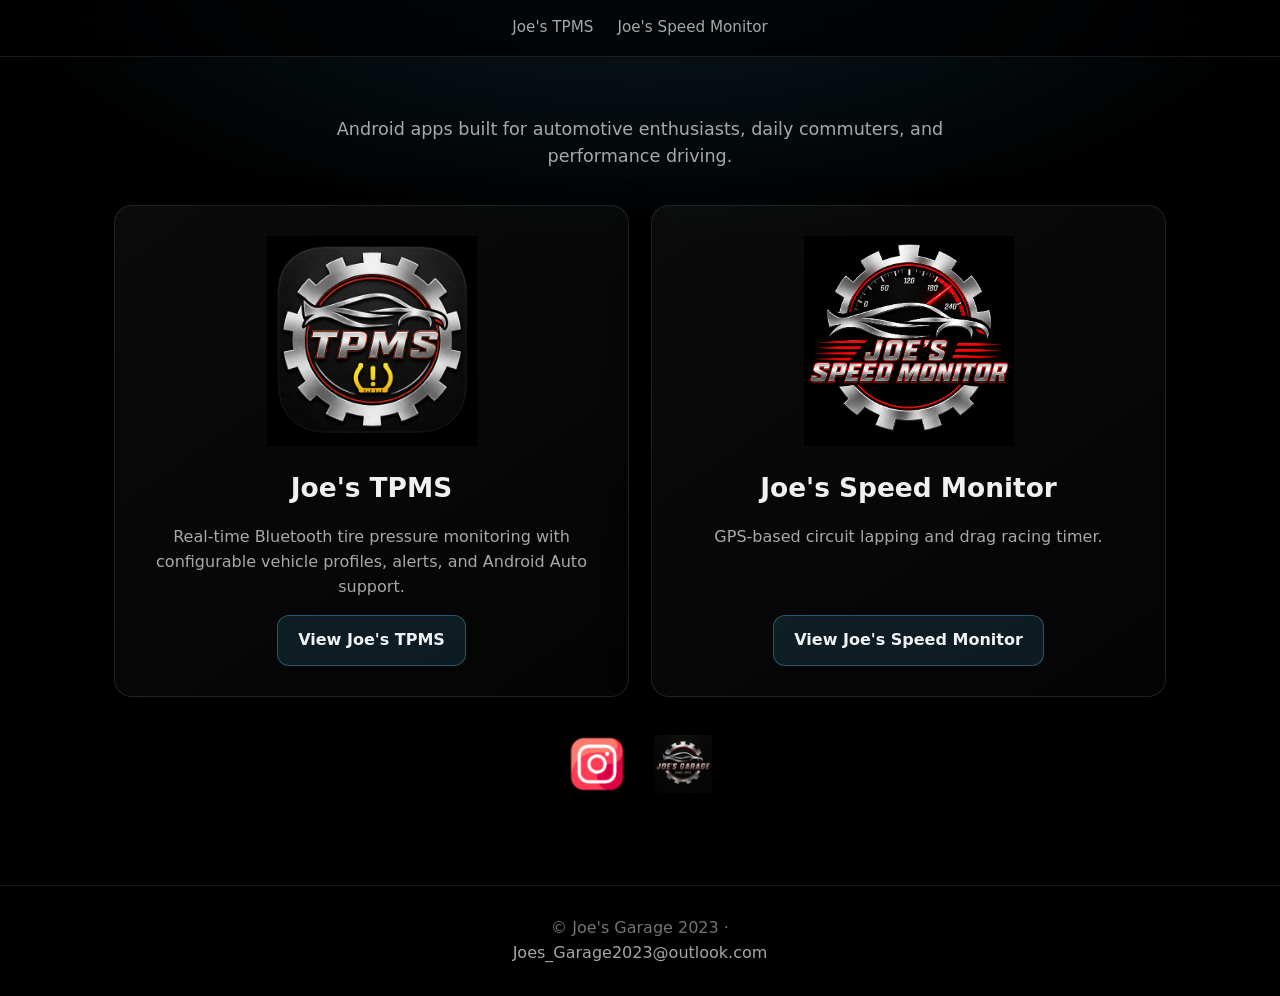
<file: index.html>
<!DOCTYPE html>
<html lang="en">

<head>
    <meta charset="UTF-8">

    <meta
        name="viewport"
        content="width=device-width, initial-scale=1.0"
    >

    <title>Joe's Garage Apps</title>

    <meta
        name="description"
        content="Official website for Joe's Garage 2023 Android apps."
    >

    <link rel="stylesheet" href="/style.css">
</head>

<body>


<header class="site-header">

    <div class="header-inner">

        <nav class="nav-links">

            <a href="/tpms/">
                Joe's TPMS
            </a>

            <a href="/speed-monitor/">
                Joe's Speed Monitor
            </a>

        </nav>

    </div>

</header>


<main class="container">


    <!-- INTRO -->

    <section class="hero">

        <p>
            Android apps built for automotive enthusiasts,
            daily commuters, and performance driving.
        </p>

    </section>


    <!-- APPS -->

    <section class="app-grid">


        <!-- JOE'S TPMS -->

        <article class="app-card">

            <img
                src="/TPMS.png"
                alt="Joe's TPMS"
                class="app-logo"
            >

            <h2>
                Joe's TPMS
            </h2>

            <p>
                Real-time Bluetooth tire pressure monitoring
                with configurable vehicle profiles, alerts,
                and Android Auto support.
            </p>

            <a
                href="/tpms/"
                class="btn"
            >
                View Joe's TPMS
            </a>

        </article>


        <!-- JOE'S SPEED MONITOR -->

        <article class="app-card">

            <img
                src="/speedmonitor.png"
                alt="Joe's Speed Monitor"
                class="app-logo"
            >

            <h2>
                Joe's Speed Monitor
            </h2>

            <p>
                GPS-based circuit lapping and drag racing timer.
            </p>

            <a
                href="/speed-monitor/"
                class="btn"
            >
                View Joe's Speed Monitor
            </a>

        </article>


    </section>



    <!-- SOCIAL / APP LINKS -->

<section class="social">

    <!-- INSTAGRAM -->

    <a
        href="https://www.instagram.com/joes_garage2023"
        target="_blank"
        rel="noopener noreferrer"
        aria-label="Joe's Garage on Instagram"
    >
        <img
            src="/instagram.png"
            alt="Instagram"
        >
    </a>


    <!-- GOOGLE PLAY -->

    <a
        href="https://play.google.com/store/apps/dev?id=6272658135856942278&hl=en_CA"
        target="_blank"
        rel="noopener noreferrer"
        aria-label="Joe's Garage apps on Google Play"
    >
        <img
            src="/main.png"
            alt="Google Play"
        >
    </a>

</section>


</main>


<!-- FOOTER -->

<footer>

    © Joe's Garage 2023 ·

    <br>

    <a href="mailto:Joes_Garage2023@outlook.com">
        Joes_Garage2023@outlook.com
    </a>

</footer>


</body>

</html>
</file>
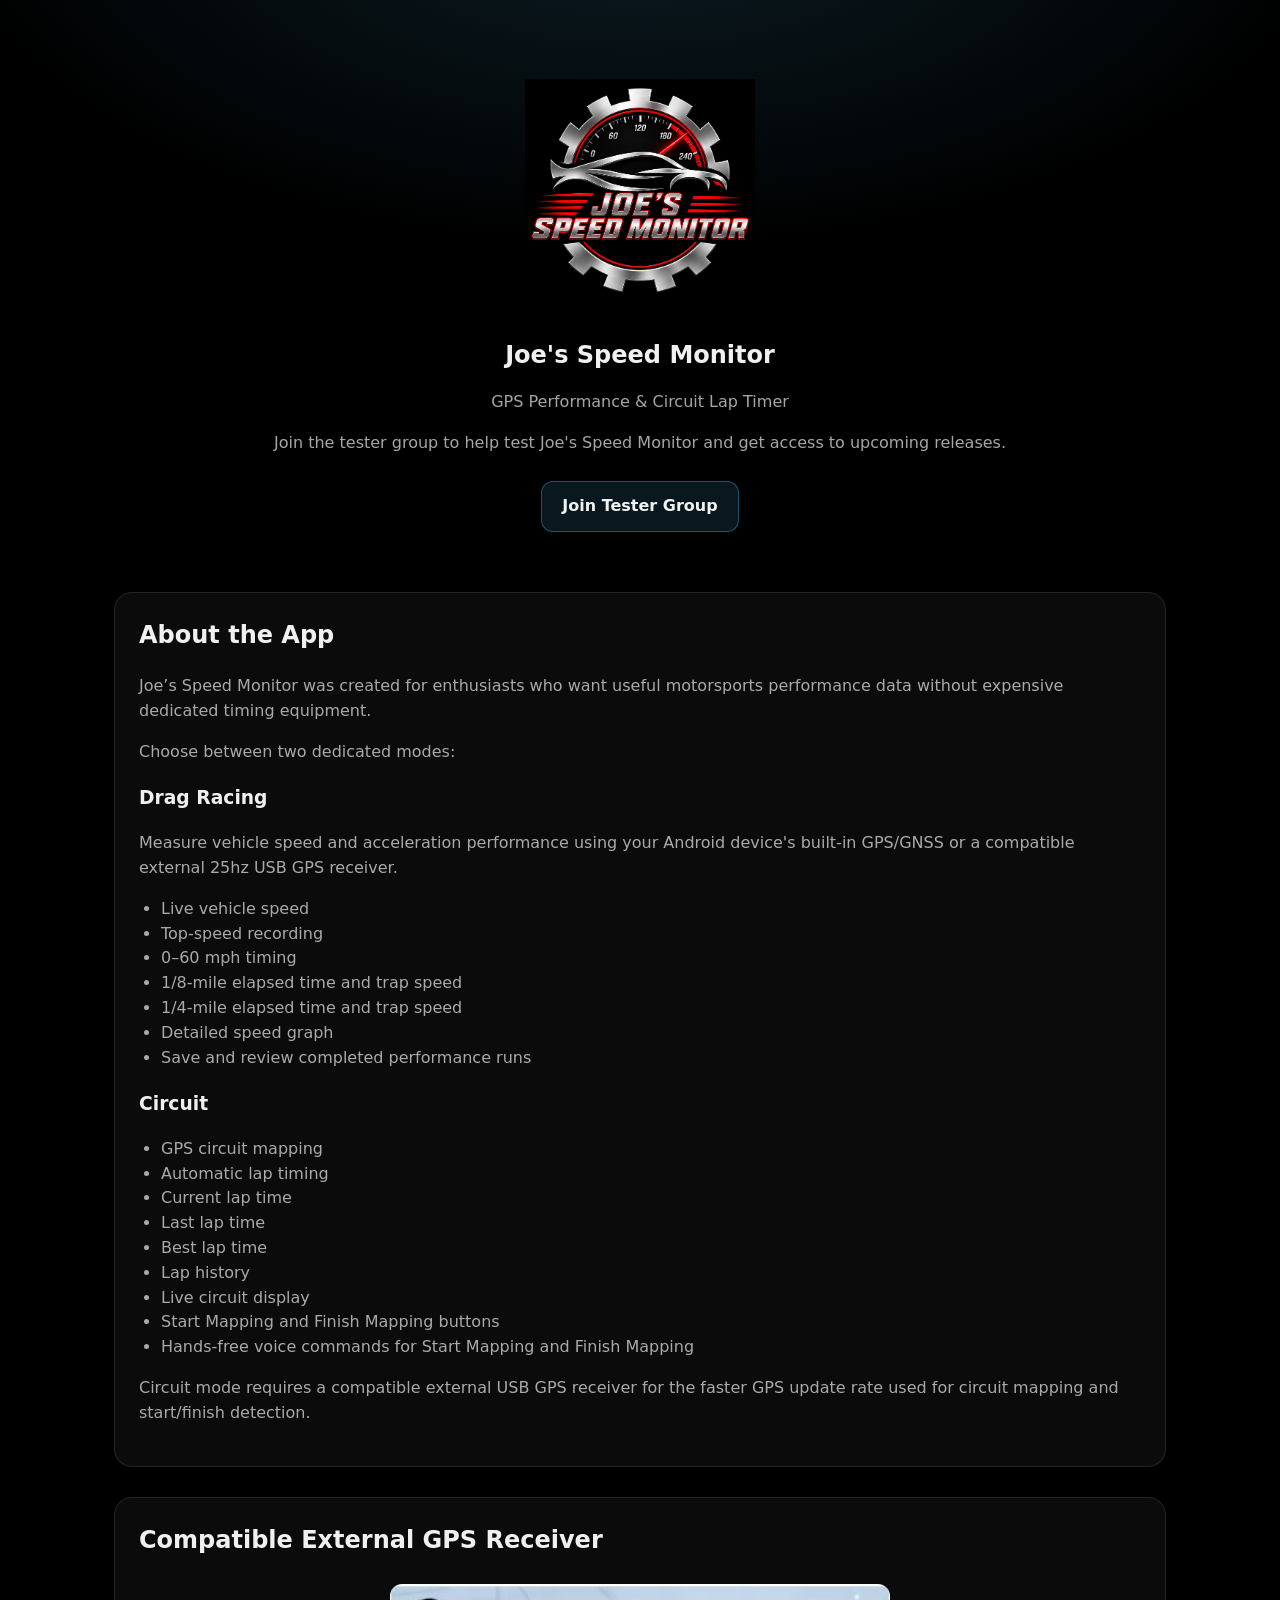
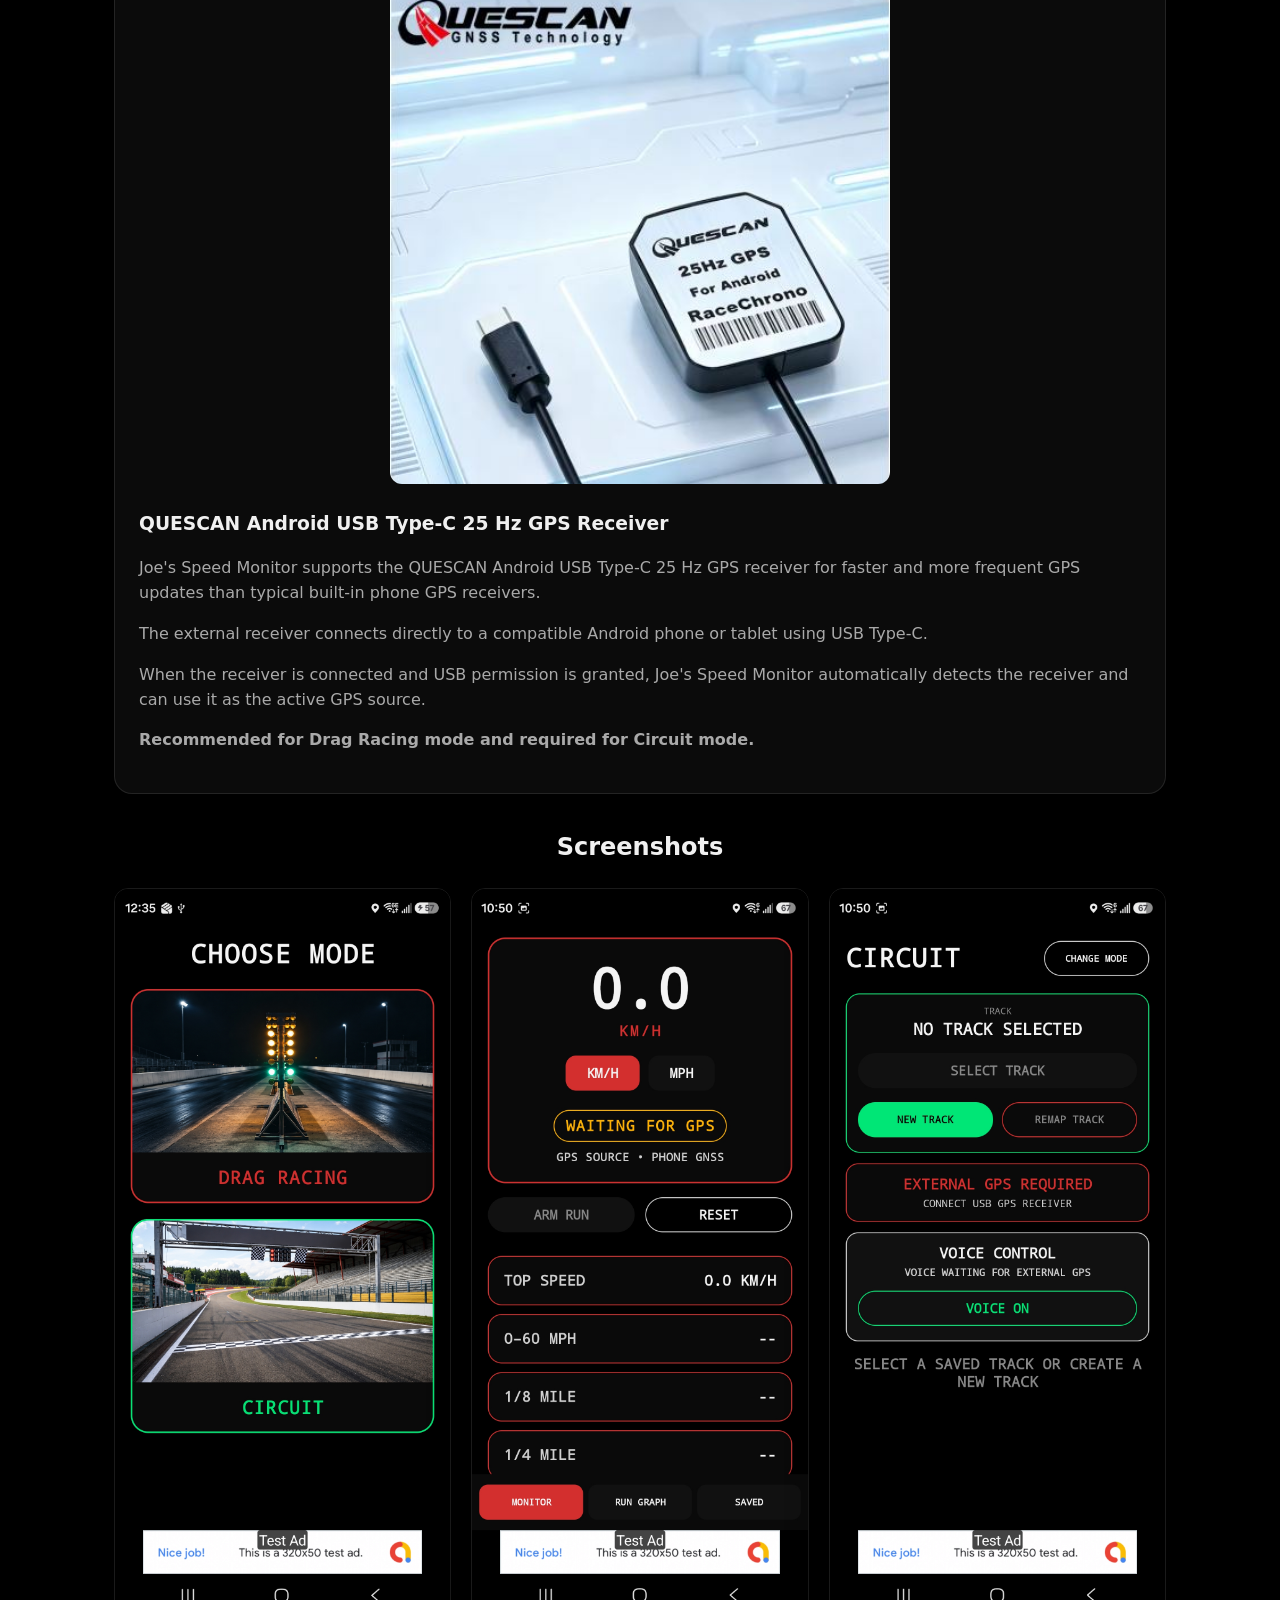
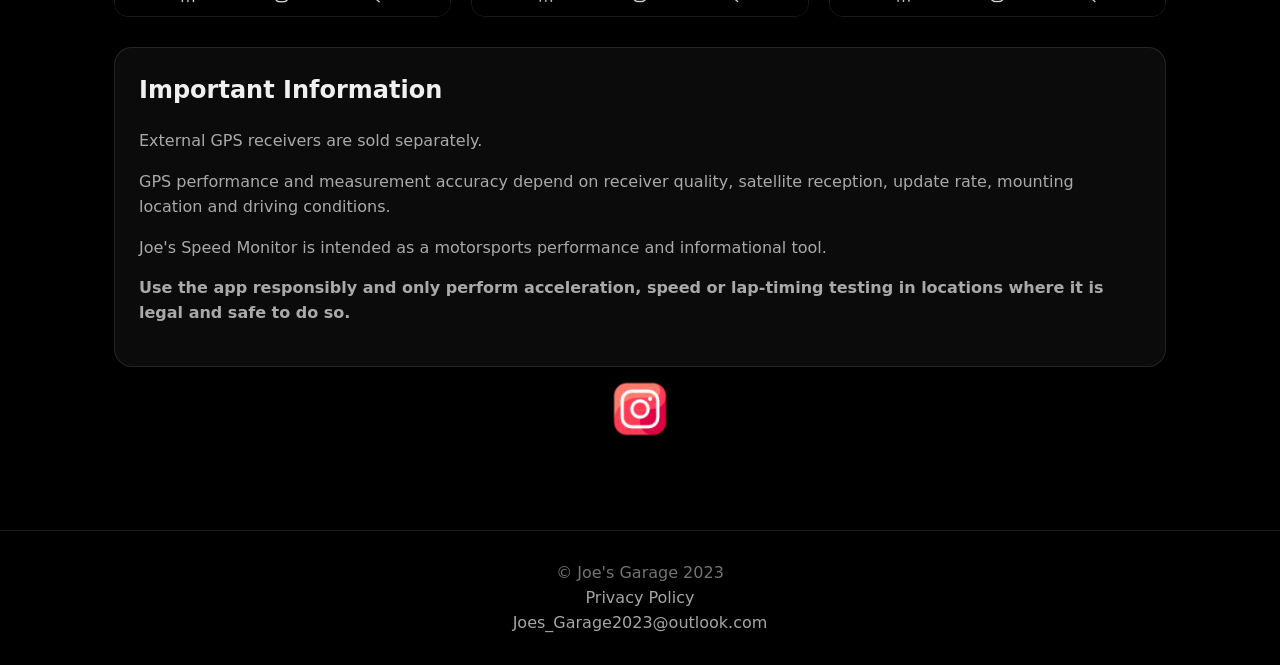
<file: speed-monitor/index.html>
<!DOCTYPE html>
<html lang="en">

<head>

    <meta charset="UTF-8">

    <meta
        name="viewport"
        content="width=device-width, initial-scale=1.0"
    >

    <title>Joe's Speed Monitor</title>

    <meta
        name="description"
        content="Joe's Speed Monitor is an Android GPS performance and circuit lap-timing app with drag racing, 0–60, 1/8-mile, 1/4-mile, circuit mapping, lap timing and external USB GPS support."
    >

    <link
        rel="stylesheet"
        href="/style.css"
    >

</head>


<body>


<main class="container">


    <!-- ===================================================== -->
    <!-- APP HERO -->
    <!-- ===================================================== -->

    <section class="app-hero">

        <img
            src="/speedmonitor.png"
            alt="Joe's Speed Monitor"
        >

        <h1>
            Joe's Speed Monitor
        </h1>

        <p>
            GPS Performance & Circuit Lap Timer
        </p>

        <p>
            Join the tester group to help test Joe's Speed Monitor
            and get access to upcoming releases.
        </p>

        <a
            class="btn"
            style="
                margin-top: 10px;
                display: inline-block;
            "
            href="https://groups.google.com/g/speed-monitor-testers"
            target="_blank"
            rel="noopener noreferrer"
        >
            Join Tester Group
        </a>

    </section>


    <!-- ===================================================== -->
    <!-- APP INFORMATION -->
    <!-- ===================================================== -->

    <section class="content-grid">

    <div
        class="card"
        style="grid-column: 1 / -1;"
    >

            <h2>
                About the App
            </h2>

            <p>
                Joe’s Speed Monitor was created for enthusiasts who
                want useful motorsports performance data without
                expensive dedicated timing equipment.
            </p>

            <p>
                Choose between two dedicated modes:
            </p>


            <!-- DRAG RACING -->

            <h3>
                Drag Racing
            </h3>

            <p>
                Measure vehicle speed and acceleration performance
                using your Android device's built-in GPS/GNSS or a
                compatible external 25hz USB GPS receiver.
            </p>

            <ul class="feature-list">

                <li>
                    Live vehicle speed
                </li>

                <li>
                    Top-speed recording
                </li>

                <li>
                    0–60 mph timing
                </li>

                <li>
                    1/8-mile elapsed time and trap speed
                </li>

                <li>
                    1/4-mile elapsed time and trap speed
                </li>

                <li>
                    Detailed speed graph
                </li>

                <li>
                    Save and review completed performance runs
                </li>

            </ul>


            <!-- CIRCUIT -->

            <h3>
                Circuit
            </h3>

            <ul class="feature-list">

                <li>
                    GPS circuit mapping
                </li>

                <li>
                    Automatic lap timing
                </li>

                <li>
                    Current lap time
                </li>

                <li>
                    Last lap time
                </li>

                <li>
                    Best lap time
                </li>

                <li>
                    Lap history
                </li>

                <li>
                    Live circuit display
                </li>

                <li>
                    Start Mapping and Finish Mapping buttons
                </li>

                <li>
                    Hands-free voice commands for Start Mapping
                    and Finish Mapping
                </li>

            </ul>

            <p>
                Circuit mode requires a compatible external USB GPS
                receiver for the faster GPS update rate used for
                circuit mapping and start/finish detection.
            </p>

        </div>

    </section>
    <!-- ===================================================== -->
    <!-- COMPATIBLE EXTERNAL GPS -->
    <!-- ===================================================== -->

    <section class="content-grid">

        <div
            class="card"
            style="grid-column: 1 / -1;"
        >

            <h2>
                Compatible External GPS Receiver
            </h2>


            <!-- GPS RECEIVER IMAGE / LINK -->

            <a
                href="https://a.aliexpress.com/_mKjY8p9"
                target="_blank"
                rel="noopener noreferrer"
                aria-label="View QUESCAN 25 Hz GPS Receiver on AliExpress"
            >

                <img
                    src="/gps.JPG"
                    alt="QUESCAN Android USB Type-C 25 Hz GPS Receiver"
                    style="
                        display: block;
                        max-width: 500px;
                        width: 100%;
                        height: auto;
                        margin: 25px auto;
                        border-radius: 12px;
                        cursor: pointer;
                    "
                >

            </a>


            <h3>
                QUESCAN Android USB Type-C 25 Hz GPS Receiver
            </h3>

            <p>
                Joe's Speed Monitor supports the QUESCAN Android
                USB Type-C 25 Hz GPS receiver for faster and more
                frequent GPS updates than typical built-in phone
                GPS receivers.
            </p>

            <p>
                The external receiver connects directly to a compatible
                Android phone or tablet using USB Type-C.
            </p>

            <p>
                When the receiver is connected and USB permission is
                granted, Joe's Speed Monitor automatically detects the
                receiver and can use it as the active GPS source.
            </p>

            <p>
                <strong>
                    Recommended for Drag Racing mode and required
                    for Circuit mode.
                </strong>
            </p>

        </div>

    </section>

    <!-- ===================================================== -->
    <!-- SCREENSHOTS -->
    <!-- ===================================================== -->

    <section class="screenshot-section">

        <h2>
            Screenshots
        </h2>

        <div class="screenshot-grid">


            <!-- MODE SELECTION -->

            <img
                src="/modeselect.jpg"
                alt="Joe's Speed Monitor Drag Racing and Circuit mode selection screen"
            >


            <!-- DRAG RACING -->

            <img
                src="/screen (1).jpg"
                alt="Joe's Speed Monitor Drag Racing screen"
            >


            <!-- PERFORMANCE GRAPH -->

            <img
                src="/screen (2).jpg"
                alt="Joe's Speed Monitor Circuit screen"
            >

        </div>

    </section>


    <!-- ===================================================== -->
    <!-- IMPORTANT INFORMATION -->
    <!-- ===================================================== -->

    <section class="content-grid">

        <div
            class="card"
            style="grid-column: 1 / -1;"
        >

            <h2>
                Important Information
            </h2>

            <p>
                External GPS receivers are sold separately.
            </p>

            <p>
                GPS performance and measurement accuracy depend on
                receiver quality, satellite reception, update rate,
                mounting location and driving conditions.
            </p>

            <p>
                Joe's Speed Monitor is intended as a motorsports
                performance and informational tool.
            </p>

            <p>
                <strong>
                    Use the app responsibly and only perform acceleration,
                    speed or lap-timing testing in locations where it is
                    legal and safe to do so.
                </strong>
            </p>

        </div>

    </section>


    <!-- ===================================================== -->
    <!-- INSTAGRAM -->
    <!-- ===================================================== -->

    <section class="social">

        <a
            href="https://www.instagram.com/joes_garage2023"
            target="_blank"
            rel="noopener noreferrer"
            aria-label="Instagram"
        >

            <img
                src="/instagram.png"
                alt="Instagram"
            >

        </a>

    </section>


</main>


<!-- ========================================================= -->
<!-- FOOTER -->
<!-- ========================================================= -->

<footer>

    © Joe's Garage 2023

    <br>

    <a
        href="https://www.freeprivacypolicy.com/live/e57533fc-121e-4896-ab11-6f20b4f1101b"
        target="_blank"
        rel="noopener noreferrer"
    >
        Privacy Policy
    </a>

    <br>

    <a
        href="mailto:Joes_Garage2023@outlook.com"
    >
        Joes_Garage2023@outlook.com
    </a>

</footer>


</body>

</html>
</file>
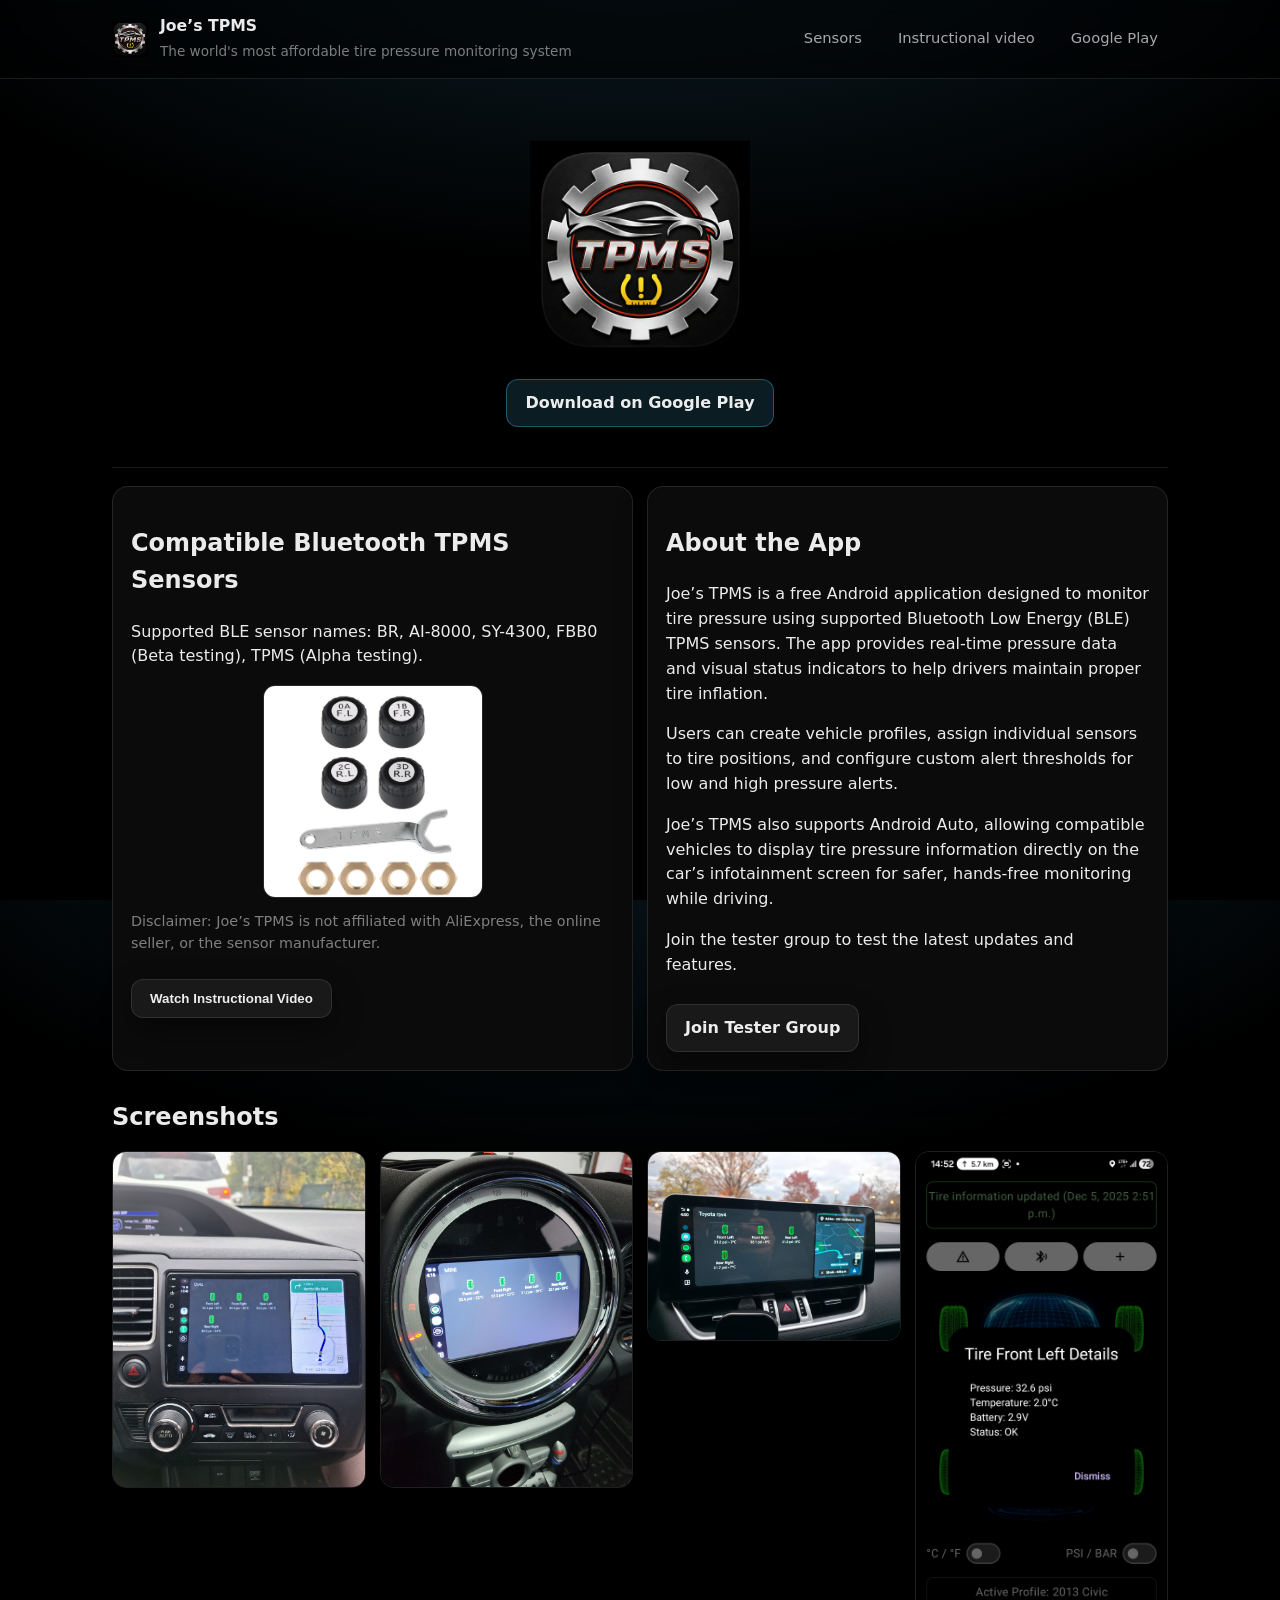
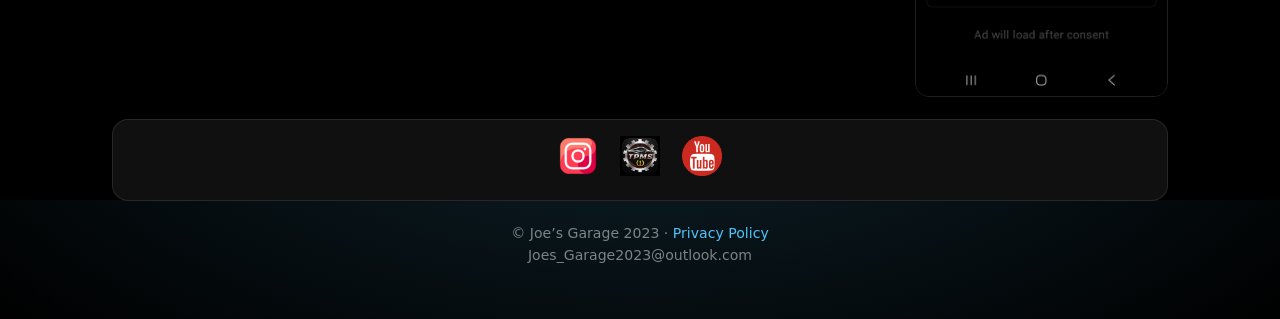
<file: tpms/index.html>
<!DOCTYPE html>
<html lang="en">
<head>
  <meta charset="UTF-8" />
  <title>Joe’s TPMS</title>
  <meta name="viewport" content="width=device-width, initial-scale=1.0" />
  <meta name="description" content="Official website for the Joe’s TPMS Android app." />

  <!-- Open Graph -->
  <meta property="og:title" content="Joe’s TPMS" />
  <meta property="og:description" content="TPMS + Android Auto dashboard for BLE tire sensors." />
  <meta property="og:type" content="website" />

  <style>
    :root{
      --bg:#000;
      --panel:#0b0b0b;
      --panel2:#101010;
      --border:rgba(255,255,255,.10);
      --text:rgba(255,255,255,.92);
      --muted:rgba(255,255,255,.65);
      --muted2:rgba(255,255,255,.48);
      --accent:#4FC3F7;
      --shadow:0 12px 30px rgba(0,0,0,.45);
      --radius:16px;
      --max:1100px;
    }

    *{ box-sizing:border-box; }
    html,body{ height:100%; }

    body{
      margin:0;
      background:
        radial-gradient(1200px 600px at 50% -150px, rgba(79,195,247,.18), transparent 70%),
        var(--bg);
      color:var(--text);
      font-family: ui-sans-serif, system-ui, -apple-system, Segoe UI, Roboto, Helvetica, Arial;
      line-height:1.55;
    }

    a{ color:var(--accent); text-decoration:none; cursor:pointer; }
    a:hover{ text-decoration:underline; }

    .container{
      max-width:var(--max);
      margin:0 auto;
      padding:22px;
    }

    /* Top nav */
    .nav{
      position:sticky;
      top:0;
      z-index:10;
      backdrop-filter:blur(10px);
      background:rgba(0,0,0,.55);
      border-bottom:1px solid var(--border);
    }
    .nav-inner{
      display:flex;
      align-items:center;
      justify-content:space-between;
      gap:16px;
      padding:14px 22px;
      max-width:var(--max);
      margin:0 auto;
    }

    .brand{
      display:flex;
      align-items:center;
      gap:12px;
    }
    .brand img{
      height:36px;
      width:auto;
    }
    .brand b{ font-size:.98rem; }
    .brand span{ color:var(--muted2); font-size:.85rem; }

    .nav-links{
      display:flex;
      gap:16px;
      flex-wrap:wrap;
      align-items:center;
    }
    .nav-links a{
      color:var(--muted);
      font-size:.92rem;
      padding:6px 10px;
      border-radius:10px;
    }
    .nav-links a:hover{
      color:var(--text);
      background:rgba(255,255,255,.06);
      text-decoration:none;
    }

    /* Hero */
    .hero{
      padding:40px 0 22px;
      text-align:center;
    }
    .hero-logo{
      max-width:220px;
      width:100%;
      margin:0 auto 18px;
      display:block;
    }
    .cta{
      display:flex;
      justify-content:center;
    }
    .btn{
      padding:11px 18px;
      border-radius:12px;
      border:1px solid var(--border);
      background:rgba(255,255,255,.06);
      color:var(--text);
      font-weight:600;
      box-shadow:var(--shadow);
      cursor:pointer;
    }
    .btn.primary{
      background:rgba(79,195,247,.14);
      border-color:rgba(79,195,247,.35);
    }

    /* Cards */
    .grid{
      display:grid;
      grid-template-columns:1fr 1fr;
      gap:14px;
      margin-top:18px;
    }
    @media (max-width:900px){
      .grid{ grid-template-columns:1fr; }
    }

    .card{
      background:var(--panel);
      border:1px solid var(--border);
      border-radius:var(--radius);
      padding:18px;
      box-shadow:var(--shadow);
    }

    /* Sensor image hover glow */
    .sensor-link img{
      transition: box-shadow .25s ease, transform .25s ease;
    }
    .sensor-link:hover img{
      box-shadow:0 0 18px rgba(79,195,247,.55);
      transform:translateY(-1px);
    }

    /* Modal */
    .modal{
      display:none;
      position:fixed;
      inset:0;
      background:rgba(0,0,0,.75);
      align-items:center;
      justify-content:center;
      z-index:999;
      padding:20px;
    }
    .modal-content{
      background:#000;
      border:1px solid var(--border);
      border-radius:16px;
      max-width:900px;
      width:100%;
      aspect-ratio:16/9;
      position:relative;
    }
    .modal-content iframe{
      width:100%;
      height:100%;
      border:0;
      border-radius:16px;
    }
    .modal-close{
      position:absolute;
      top:-14px;
      right:-14px;
      background:#111;
      border:1px solid var(--border);
      color:#fff;
      width:32px;
      height:32px;
      border-radius:50%;
      cursor:pointer;
      font-weight:bold;
    }

    /* Social */
    .social{
      display:flex;
      justify-content:center;
      gap:22px;
      margin-top:22px;
      padding:16px;
      background:var(--panel2);
      border:1px solid var(--border);
      border-radius:var(--radius);
    }
    .social img{ height:40px; }

    footer{
      margin:22px 0 30px;
      color:var(--muted2);
      font-size:.88rem;
      text-align:center;
    }

    .divider{
      margin:18px 0;
      height:1px;
      background:var(--border);
      border:0;
    }
  </style>
</head>

<body>

<div class="nav">
  <div class="nav-inner">
    <div class="brand">
      <img src="/TPMS.png" alt="Joe’s TPMS Logo">
      <div>
        <b>Joe’s TPMS</b><br>
        <span>The world's most affordable tire pressure monitoring system</span>
      </div>
    </div>

    <div class="nav-links">
      <a href="https://a.aliexpress.com/_mLmIHWJ" target="_blank">Sensors</a>
      <a onclick="openModal()">Instructional video</a>
      <a href="https://play.google.com/store/apps/details?id=com.joesgarage2023.tpms" target="_blank">
        Google Play
      </a>
    </div>
  </div>
</div>

<main class="container">

  <section class="hero">
    <img src="/TPMS.png" alt="Joe’s TPMS Logo" class="hero-logo">
    <div class="cta">
      <a class="btn primary"
         href="https://play.google.com/store/apps/details?id=com.joesgarage2023.tpms"
         target="_blank">
        Download on Google Play
      </a>
    </div>
  </section>

  <hr class="divider">

  <section class="grid">
    <div class="card" id="sensors">
      <h2>Compatible Bluetooth TPMS Sensors</h2>
      <p>
        Supported BLE sensor names:
         BR, AI-8000, SY-4300, FBB0 (Beta testing), TPMS (Alpha testing).
      </p>
      <a class="sensor-link" href="https://a.aliexpress.com/_mLmIHWJ" target="_blank">
        <img
          src="/sensors4.jpg"
          alt="Compatible Bluetooth TPMS sensors"
          style="
            width:100%;
            max-width:220px;
            display:block;
            margin:10px auto 12px;
            border-radius:12px;
            border:1px solid rgba(255,255,255,.12);
            cursor:pointer;
          "
        >
      </a>
      <p style="color:var(--muted2); font-size:.9rem; margin-top:10px;">
        Disclaimer: Joe’s TPMS is not affiliated with AliExpress, the online seller, or the sensor manufacturer.
      </p>
      <button class="btn" style="margin-top:10px;" onclick="openModal()">
        Watch Instructional Video
      </button>
    </div>

   <div class="card">
  <h2>About the App</h2>

  <p>
    Joe’s TPMS is a free Android application designed to monitor tire pressure
    using supported Bluetooth Low Energy (BLE) TPMS sensors.
    The app provides real-time pressure data and visual status indicators
    to help drivers maintain proper tire inflation.
  </p>

  <p>
    Users can create vehicle profiles, assign individual sensors to tire
    positions, and configure custom alert thresholds for low and high pressure alerts.
  </p>

  <p>
    Joe’s TPMS also supports Android Auto, allowing compatible vehicles
    to display tire pressure information directly on the car’s infotainment
    screen for safer, hands-free monitoring while driving.
  </p>

  <p>
    Join the tester group to test the latest updates and features.
  </p>

  <a
    class="btn"
    style="margin-top:10px; display:inline-block;"
    href="https://groups.google.com/g/joes-tpms-tester-group"
    target="_blank"
    rel="noopener noreferrer"
  >
    Join Tester Group
  </a>
</div>
  </section>

  <!-- Screenshots -->
  <section style="margin-top:28px;">
    <h2 style="margin-bottom:14px;">Screenshots</h2>
    <div style="display:grid; grid-template-columns:repeat(auto-fit,minmax(240px,1fr)); gap:14px;">
      <img src="/20251019_134609.jpg" loading="lazy" style="width:100%; border-radius:14px; border:1px solid rgba(255,255,255,.12);">
      <img src="/IMG-20251021-WA0009.jpg" loading="lazy" style="width:100%; border-radius:14px; border:1px solid rgba(255,255,255,.12);">
      <img src="/IMG-20251126-WA0016.jpg" loading="lazy" style="width:100%; border-radius:14px; border:1px solid rgba(255,255,255,.12);">
      <img src="/Screenshot_20251205_145205_TPMS.jpg" loading="lazy" style="width:100%; border-radius:14px; border:1px solid rgba(255,255,255,.12);">
    </div>
  </section>

  <section class="social">
    <a href="https://www.instagram.com/joes_garage2023" target="_blank">
      <img src="/instagram.png" alt="Instagram">
    </a>
    <a href="https://play.google.com/store/apps/details?id=com.joesgarage2023.tpms" target="_blank">
      <img src="/TPMS.png" alt="Google Play">
    </a>
    <a onclick="openModal()">
      <img src="/youtube.png" alt="YouTube">
    </a>
  </section>

  <footer>
    © Joe’s Garage 2023 ·
    <a href="https://www.freeprivacypolicy.com/live/7d943981-0a21-4744-9359-4c369d4d8d38" target="_blank">
      Privacy Policy
    </a><br>
    Joes_Garage2023@outlook.com
  </footer>

</main>

<!-- Modal -->
<div class="modal" id="videoModal" onclick="closeModal(event)">
  <div class="modal-content">
    <button class="modal-close" onclick="closeModal()">×</button>
    <iframe src="https://www.youtube.com/embed/DjFvIs5jUjI"
            allow="accelerometer; autoplay; clipboard-write; encrypted-media; gyroscope; picture-in-picture"
            allowfullscreen></iframe>
  </div>
</div>

<script>
  document.getElementById("year").textContent = new Date().getFullYear();

  function openModal(){
    document.getElementById("videoModal").style.display = "flex";
  }
  function closeModal(e){
    if(!e || e.target.id === "videoModal"){
      document.getElementById("videoModal").style.display = "none";
    }
  }
</script>

</body>
</html>
</file>
<file: style.css>
:root {
    --bg: #000000;
    --panel: #0b0b0b;
    --panel2: #111111;
    --border: rgba(255, 255, 255, .10);
    --text: rgba(255, 255, 255, .94);
    --muted: rgba(255, 255, 255, .65);
    --muted2: rgba(255, 255, 255, .45);
    --accent: #4fc3f7;
    --radius: 18px;
    --max: 1100px;
    --shadow: 0 15px 40px rgba(0, 0, 0, .45);
}


/* GLOBAL */

* {
    box-sizing: border-box;
}

html,
body {
    margin: 0;
    min-height: 100%;
}

body {
    background:
        radial-gradient(
            1000px 500px at 50% -100px,
            rgba(79, 195, 247, .15),
            transparent 70%
        ),
        var(--bg);

    color: var(--text);

    font-family:
        ui-sans-serif,
        system-ui,
        -apple-system,
        BlinkMacSystemFont,
        "Segoe UI",
        Roboto,
        Arial,
        sans-serif;

    line-height: 1.55;
}

a {
    color: inherit;
    text-decoration: none;
}

.container {
    width: 100%;
    max-width: var(--max);
    margin: 0 auto;
    padding: 24px;
}


/* HEADER */

.site-header {
    border-bottom: 1px solid var(--border);
    background: rgba(0, 0, 0, .7);
    backdrop-filter: blur(12px);

    position: sticky;
    top: 0;
    z-index: 20;
}

.header-inner {
    max-width: var(--max);
    margin: 0 auto;
    padding: 16px 24px;

    display: flex;
    align-items: center;
    justify-content: center;
    gap: 20px;
}

.site-name {
    font-size: 1.1rem;
    font-weight: 800;
    letter-spacing: .03em;
}

.nav-links {
    display: flex;
    gap: 24px;
    align-items: center;
    justify-content: center;
}

.nav-links a {
    color: var(--muted);
    font-size: .95rem;

    transition: color .2s ease;
}

.nav-links a:hover {
    color: var(--text);
}


/* HOMEPAGE INTRO */

.hero {
    padding: 35px 0 15px;
    text-align: center;
}

.hero p {
    max-width: 620px;
    margin: 0 auto;

    color: var(--muted);
    font-size: 1.1rem;
}


/* APP CARDS */

.app-grid {
    display: grid;
    grid-template-columns: repeat(2, 1fr);

    gap: 22px;

    margin: 20px 0 35px;
}

.app-card {
    background:
        linear-gradient(
            145deg,
            rgba(255, 255, 255, .045),
            rgba(255, 255, 255, .015)
        );

    border: 1px solid var(--border);
    border-radius: var(--radius);

    padding: 30px;

    text-align: center;

    box-shadow: var(--shadow);

    transition:
        transform .25s ease,
        border-color .25s ease,
        box-shadow .25s ease;
}

.app-card:hover {
    transform: translateY(-4px);

    border-color: rgba(79, 195, 247, .35);

    box-shadow:
        0 20px 50px rgba(0, 0, 0, .5),
        0 0 25px rgba(79, 195, 247, .08);
}

.app-logo {
    width: 100%;
    max-width: 210px;
    height: 210px;

    object-fit: contain;

    margin: 0 auto 22px;

    display: block;
}

.app-card h2 {
    margin: 0 0 10px;

    font-size: 1.65rem;
}

.app-card p {
    color: var(--muted);

    min-height: 74px;
}


/* MAIN JOE'S GARAGE LOGO */

.main-logo-section {
    text-align: center;

    padding: 10px 0 25px;
}

.main-logo {
    width: 210px;
    height: 210px;

    object-fit: contain;

    display: block;

    margin: 0 auto;
}


/* BUTTONS */

.btn {
    display: inline-block;

    padding: 12px 20px;

    border-radius: 12px;

    border: 1px solid rgba(79, 195, 247, .35);

    background: rgba(79, 195, 247, .12);

    color: var(--text);

    font-weight: 700;

    transition:
        background .2s ease,
        border-color .2s ease;
}

.btn:hover {
    background: rgba(79, 195, 247, .22);

    border-color: rgba(79, 195, 247, .55);
}

.btn.secondary {
    background: rgba(255, 255, 255, .06);

    border-color: var(--border);
}

.btn.disabled {
    opacity: .5;

    cursor: default;
}


/* APP DETAIL PAGES */

.app-hero {
    text-align: center;

    padding: 55px 0 30px;
}

.app-hero img {
    max-width: 230px;

    width: 100%;

    object-fit: contain;
}

.app-hero h1 {
    margin-bottom: 8px;
}

.app-hero p {
    color: var(--muted);
}

.content-grid {
    display: grid;

    grid-template-columns: repeat(2, 1fr);

    gap: 20px;

    margin-top: 30px;
}

.card {
    background: var(--panel);

    border: 1px solid var(--border);

    border-radius: var(--radius);

    padding: 24px;

    box-shadow: var(--shadow);
}

.card h2 {
    margin-top: 0;
}

.card p,
.card li {
    color: var(--muted);
}

.feature-list {
    padding-left: 22px;
}

/* SCREENSHOTS */

.screenshot-section {
    margin-top: 35px;
    text-align: center;
}

.screenshot-section h2 {
    margin-bottom: 22px;
}

.screenshot-grid {
    display: grid;
    grid-template-columns: repeat(3, 1fr);
    gap: 20px;
    align-items: start;
}

.screenshot-grid img {
    width: 100%;
    height: auto;

    display: block;

    border-radius: 14px;
    border: 1px solid var(--border);

    box-shadow: var(--shadow);
}

/* SOCIAL / APP LINKS */

.social {
    display: flex;
    align-items: center;
    justify-content: center;

    gap: 22px;

    margin: 10px 0 30px;
}

.social a {
    width: 64px;
    height: 64px;

    display: flex;
    align-items: center;
    justify-content: center;

    transition:
        transform .2s ease,
        opacity .2s ease;
}

.social a:hover {
    transform: translateY(-3px);
    opacity: .8;
}

.social img {
    width: 58px;
    height: 58px;

    object-fit: contain;

    display: block;
}


/* FOOTER */

footer {
    border-top: 1px solid var(--border);

    color: var(--muted2);

    text-align: center;

    padding: 30px 20px;

    margin-top: 35px;
}

footer a {
    color: var(--muted);
}

footer a:hover {
    color: var(--text);
}


/* MOBILE */

@media (max-width: 800px) {

    .container {
        padding: 18px;
    }

    .app-grid,
    .content-grid {
        grid-template-columns: 1fr;
    }

    .header-inner {
        flex-direction: column;

        gap: 10px;

        padding: 14px 18px;
    }

    .nav-links {
        gap: 18px;
    }

    .hero {
        padding: 28px 0 12px;
    }

    .hero p {
        font-size: 1rem;
    }

    .app-grid {
        margin-top: 18px;
    }

    .app-card {
        padding: 24px;
    }

    .app-card p {
        min-height: auto;
    }

    .main-logo {
        width: 190px;
        height: 190px;
    }

    .main-logo-section {
        padding-top: 5px;
    }

    .social {
        gap: 20px;
    }

    .social a {
        width: 60px;
        height: 60px;
    }

    .social img {
        width: 54px;
        height: 54px;
    }
}
</file>
